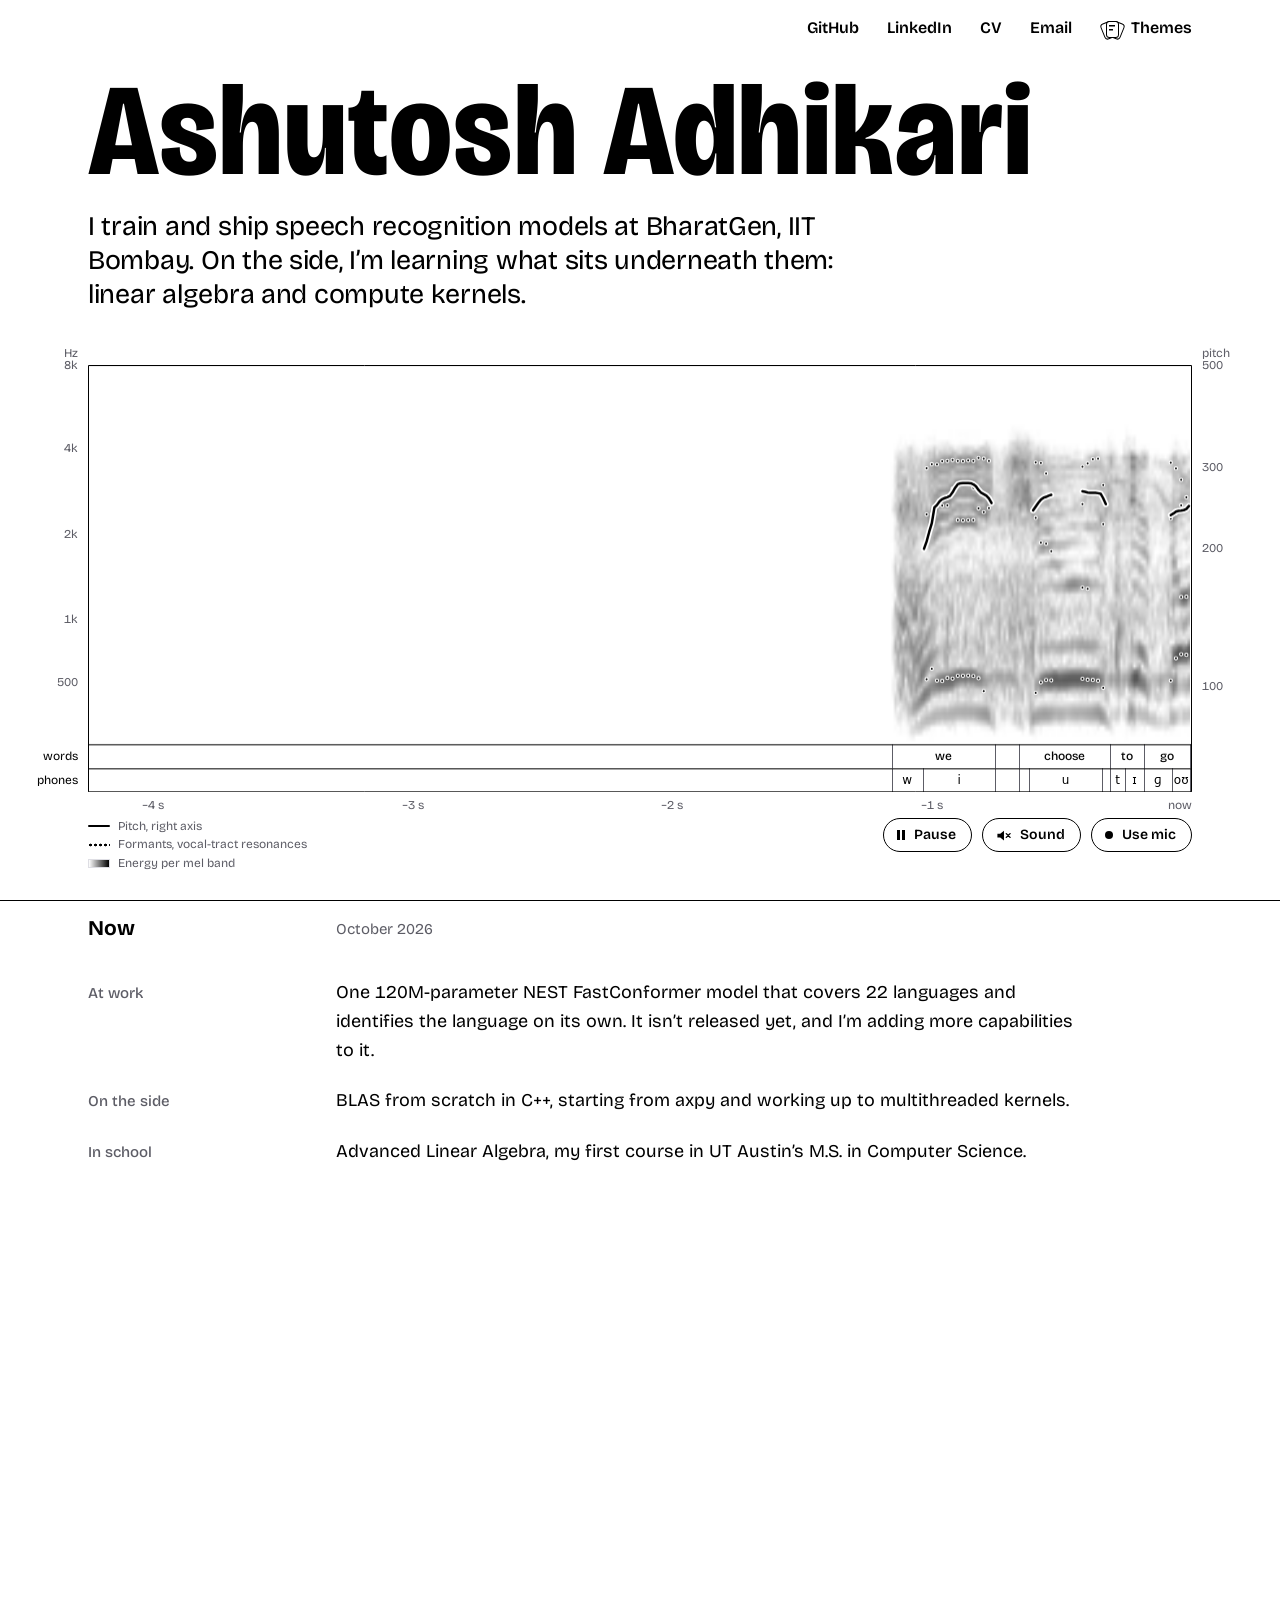
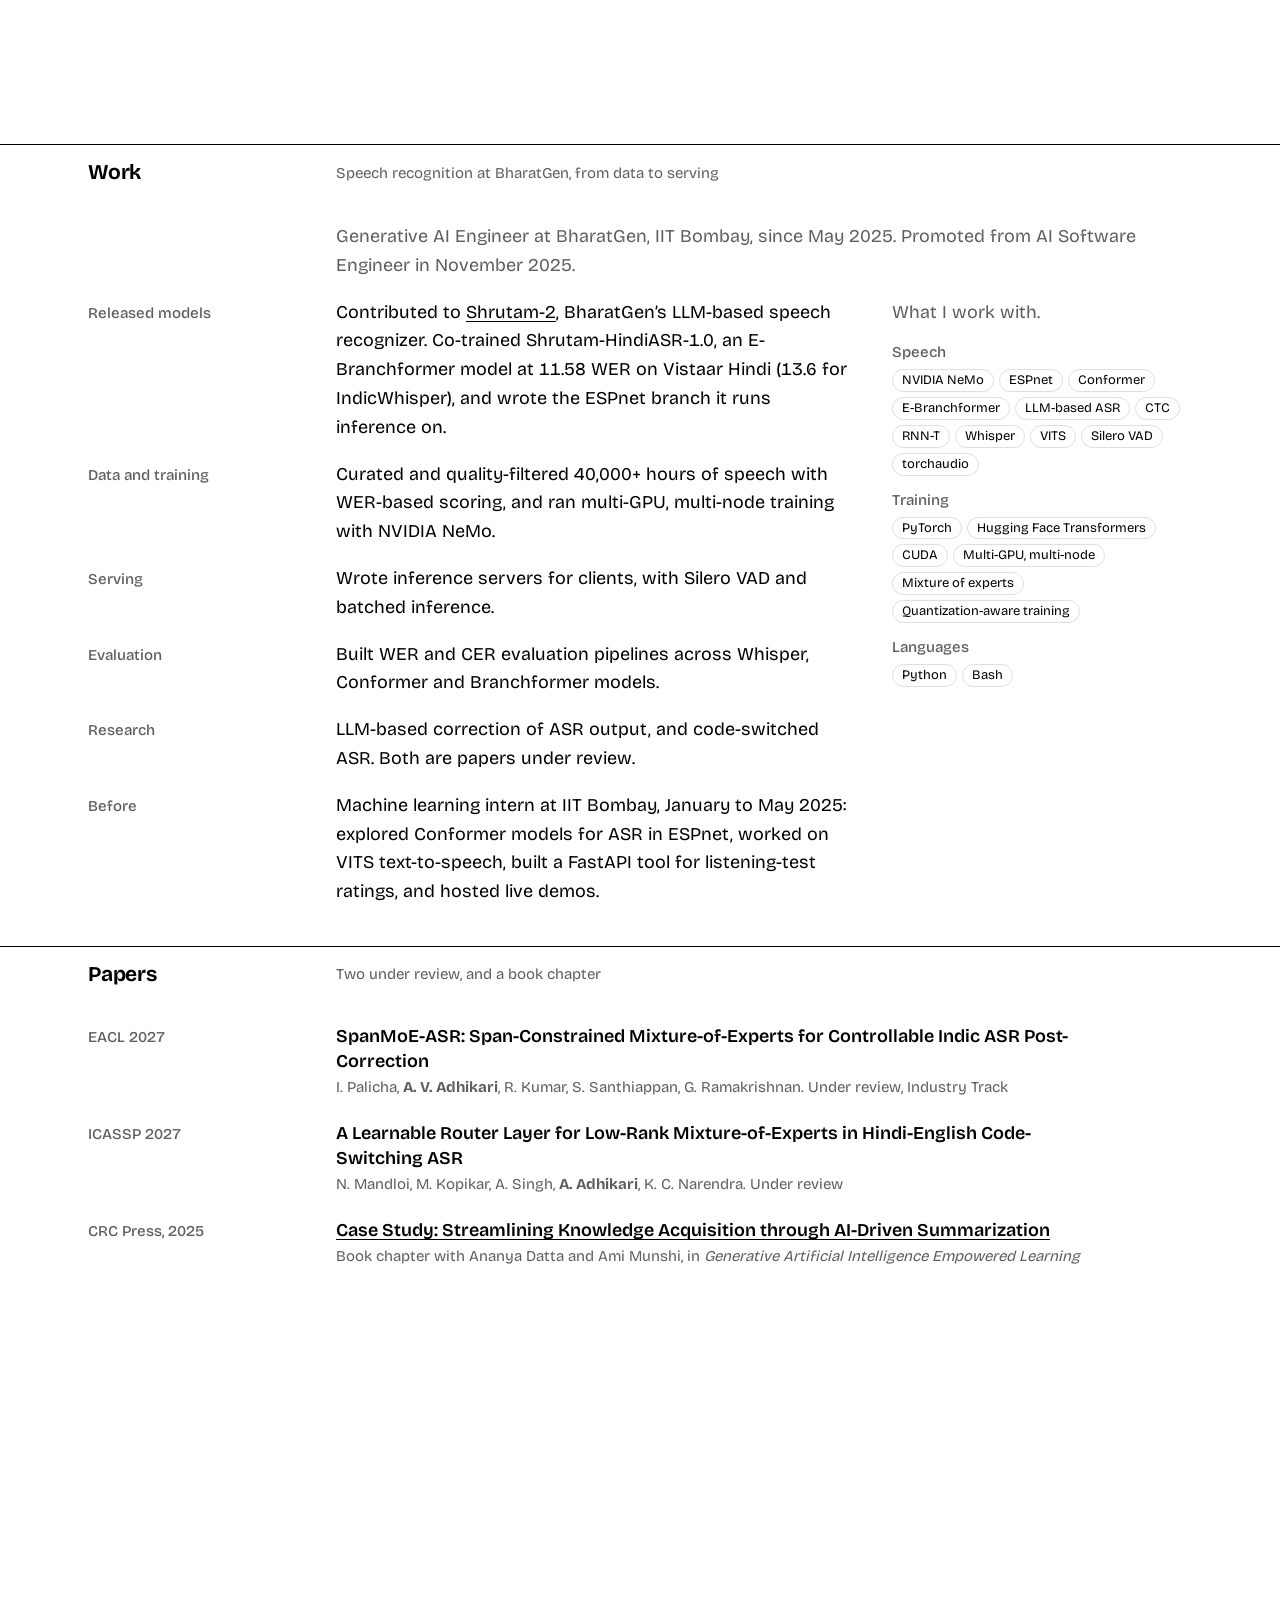
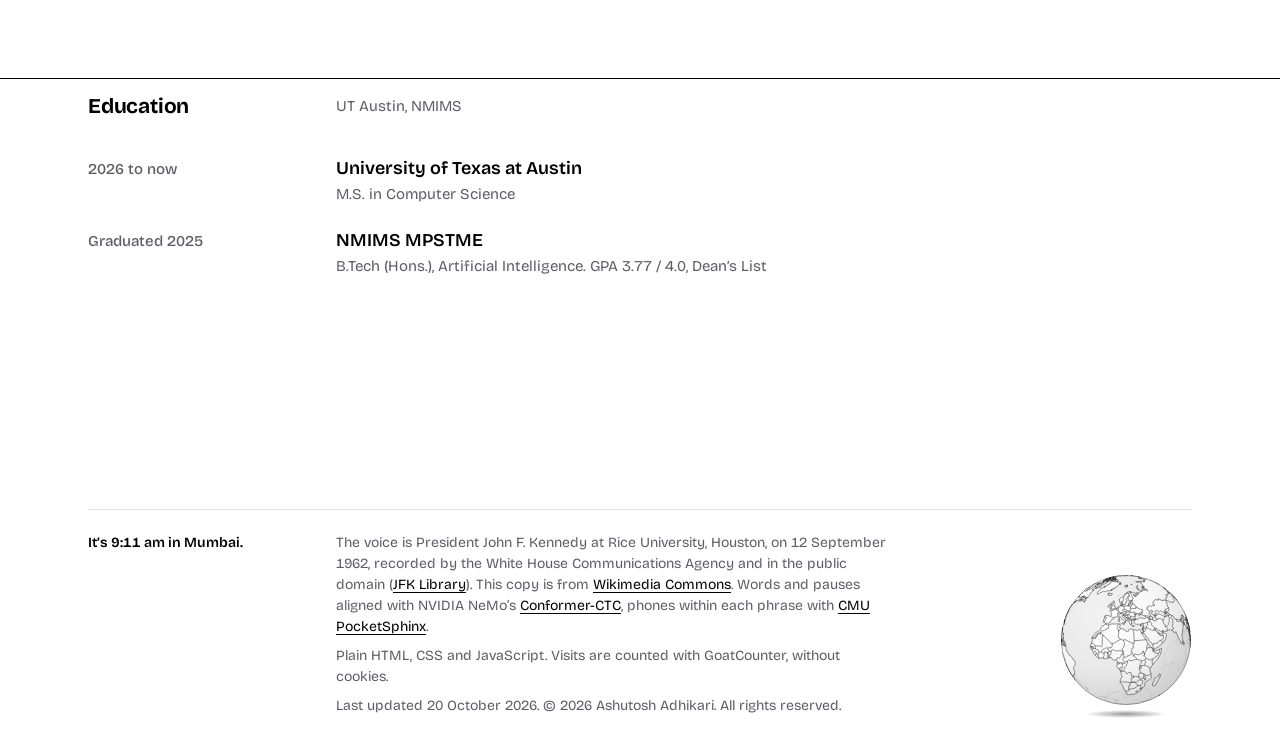
<file: index.html>
<!doctype html>
<html lang="en">
<head>
<meta charset="utf-8">
<meta name="viewport" content="width=device-width, initial-scale=1">
<title>Ashutosh Adhikari</title>
<meta name="description" content="Ashutosh Adhikari trains and ships speech recognition models at BharatGen, IIT Bombay, and is learning the linear algebra and compute kernels underneath them.">
<meta name="color-scheme" content="light dark">
<script>
  try {
    const root = document.documentElement;
    const theme = localStorage.getItem("theme");
    const colors = theme && JSON.parse(localStorage.getItem("theme-colors"));
    if (theme === "light" || theme === "dark") root.dataset.theme = theme;
    else if (colors) {
      root.dataset.theme = theme;
      root.dataset.scheme = colors.dark ? "dark" : "light";
      for (const k of ["paper", "ink", "graphite", "hairline", "lift"]) root.style.setProperty("--" + k, colors[k]);
    }
  } catch {}
</script>
<link rel="canonical" href="https://adhikari-ashutosh.github.io/">
<meta property="og:type" content="website">
<meta property="og:url" content="https://adhikari-ashutosh.github.io/">
<meta property="og:title" content="Ashutosh Adhikari">
<meta property="og:description" content="I train and ship speech recognition models, and I’m learning the linear algebra and compute kernels underneath them.">
<meta property="og:image" content="https://adhikari-ashutosh.github.io/og.png">
<meta property="og:image:width" content="1200">
<meta property="og:image:height" content="630">
<meta property="og:image:alt" content="Ashutosh Adhikari, above a spectrogram of President Kennedy saying we choose to go to the Moon.">
<meta name="twitter:card" content="summary_large_image">
<meta name="theme-color" content="#ffffff" media="(prefers-color-scheme: light)">
<meta name="theme-color" content="#000000" media="(prefers-color-scheme: dark)">
<link rel="icon" href="favicon.svg" type="image/svg+xml">
<link rel="icon" href="favicon-32.png" sizes="32x32" type="image/png">
<link rel="apple-touch-icon" href="apple-touch-icon.png">
<script type="application/ld+json">
{
  "@context": "https://schema.org",
  "@type": "Person",
  "name": "Ashutosh Adhikari",
  "url": "https://adhikari-ashutosh.github.io/",
  "jobTitle": "Generative AI Engineer",
  "worksFor": { "@type": "Organization", "name": "BharatGen, IIT Bombay" },
  "sameAs": ["https://github.com/Adhikari-Ashutosh", "https://www.linkedin.com/in/adhikari-ashutosh"]
}
</script>
<link rel="preload" href="fonts/bricolage-grotesque.woff2" as="font" type="font/woff2" crossorigin>
<link rel="stylesheet" href="css/site.css?v=36">
</head>
<body>
<a class="skip" href="#now">Skip to content</a>

<main class="stack">
  <div class="mark" id="top" style="--i: 0"></div>
  <div class="tab masthead" style="--i: 0">
    <div class="wrap cap">
      <a class="home" href="#top">Ashutosh Adhikari</a>
      <nav class="links" aria-label="Elsewhere">
        <a href="https://github.com/Adhikari-Ashutosh" data-tone="github" target="_blank" rel="noopener">GitHub</a>
        <a href="https://www.linkedin.com/in/adhikari-ashutosh" data-tone="linkedin" target="_blank" rel="noopener">LinkedIn</a>
        <a href="ashutosh-adhikari-cv.pdf" target="_blank" rel="noopener">CV</a>
        <a href="mailto:asvadhikari@utexas.edu" title="asvadhikari@utexas.edu"><svg class="mail-icon" viewBox="0 0 20 16" aria-hidden="true"><rect x="1.75" y="1.75" width="16.5" height="12.5" rx="2" fill="none" stroke="currentColor" stroke-width="1.6"/><path d="M2.5 3l7.5 5.75L17.5 3" fill="none" stroke="currentColor" stroke-width="1.6" stroke-linejoin="round"/></svg><span class="mail-label">Email</span></a>
        <button class="theme" type="button" aria-haspopup="dialog" hidden><span class="cards" aria-hidden="true"><i></i><i></i><i></i></span><span class="theme-label">Themes</span></button>
      </nav>
    </div>
  </div>
  <header class="sheet hero" style="--i: 0">
    <div class="wrap">
      <h1 class="name">Ashutosh Adhikari</h1>
      <p class="lede">I train and ship speech recognition models at BharatGen, IIT Bombay. On the side, I’m learning what sits underneath them: linear algebra and compute kernels.</p>
      <figure class="scope">
        <div class="scope-plot">
          <span class="scope-unit hz" aria-hidden="true">Hz</span>
          <span class="scope-unit pitch" aria-hidden="true">pitch</span>
          <div class="scope-axis hz" aria-hidden="true"></div>
          <canvas class="scope-canvas" role="img" aria-label="A scrolling log-mel spectrogram, with pitch and formant tracks and word and phone tiers, of President Kennedy saying: We choose to go to the Moon in this decade and do the other things, not because they are easy, but because they are hard, because that goal will serve to organize and measure the best of our energies and skills, because that challenge is one that we are willing to accept, one we are unwilling to postpone, and one which we intend to win, and the others, too."></canvas>
          <div class="scope-axis pitch" aria-hidden="true"></div>
          <div class="scope-axis time" aria-hidden="true"></div>
        </div>
        <div class="scope-foot">
          <ul class="legend">
            <li><span class="key pitch" aria-hidden="true"></span><span>Pitch<span class="more">, right axis</span></span></li>
            <li><span class="key formant" aria-hidden="true"></span><span>Formants<span class="more">, vocal-tract resonances</span></span></li>
            <li><span class="key energy" aria-hidden="true"></span><span>Energy<span class="more"> per mel band</span></span></li>
          </ul>
          <div class="controls">
            <button class="pill pause" type="button" aria-pressed="false" aria-label="Pause" hidden><span>Pause</span></button>
            <button class="pill sound" type="button" aria-pressed="false" aria-label="Sound" hidden><svg viewBox="0 0 16 16" aria-hidden="true"><path d="M1.5 6h3l4-3.2v10.4l-4-3.2h-3z" fill="currentColor"/><path class="waves" d="M11 5.4a3.6 3.6 0 0 1 0 5.2M12.9 3.6a6.2 6.2 0 0 1 0 8.8" fill="none" stroke="currentColor" stroke-width="1.5" stroke-linecap="round"/><path class="cross" d="M11 6l4 4m0-4l-4 4" stroke="currentColor" stroke-width="1.5" stroke-linecap="round"/></svg><span>Sound</span></button>
            <button class="pill mic" type="button" aria-pressed="false" hidden>Use mic</button>
            <p class="status" role="status" aria-live="polite"></p>
          </div>
        </div>
      </figure>
    </div>
  </header>

  <div class="mark" id="now" style="--i: 1"></div>
  <a class="tab" href="#now" style="--i: 1"><div class="wrap section-cap"><h2 id="now-title">Now</h2><span>October 2026</span></div></a>
  <section class="sheet section" style="--i: 1" aria-labelledby="now-title">
    <div class="wrap">
      <div class="section-body">
        <dl class="rows">
          <div class="row">
            <dt>At work</dt>
            <dd>One 120M-parameter NEST FastConformer model that covers 22 languages and identifies the language on its own. It isn’t released yet, and I’m adding more capabilities to it.</dd>
          </div>
          <div class="row">
            <dt>On the side</dt>
            <dd>BLAS from scratch in C++, starting from axpy and working up to multithreaded kernels.</dd>
          </div>
          <div class="row">
            <dt>In school</dt>
            <dd>Advanced Linear Algebra, my first course in UT Austin’s M.S. in Computer Science.</dd>
          </div>
        </dl>
      </div>
    </div>
  </section>

  <div class="mark" id="work" style="--i: 2"></div>
  <a class="tab" href="#work" style="--i: 2"><div class="wrap section-cap"><h2 id="work-title">Work</h2><span>Speech recognition at BharatGen, from data to serving</span></div></a>
  <section class="sheet section" style="--i: 2" aria-labelledby="work-title">
    <div class="wrap">
      <div class="section-body split">
        <p class="lead"><span data-work="role">Generative AI Engineer at BharatGen, IIT Bombay, since May 2025.</span> Promoted from AI Software Engineer in November 2025.</p>
        <dl class="rows work">
          <div class="row">
            <dt>Released models</dt>
            <dd><span data-work="shrutam2">Contributed to <a href="https://huggingface.co/bharatgenai/Shrutam-2" target="_blank" rel="noopener">Shrutam-2</a>, BharatGen’s LLM-based speech recognizer.</span> <span data-work="hindi">Co-trained Shrutam-HindiASR-1.0, an E-Branchformer model at 11.58 WER on Vistaar Hindi (13.6 for IndicWhisper)</span>, and <span data-work="espnet">wrote the ESPnet branch it runs inference on</span>.</dd>
          </div>
          <div class="row">
            <dt>Data and training</dt>
            <dd>Curated and quality-filtered 40,000+ hours of speech with WER-based scoring, and <span data-work="training">ran multi-GPU, multi-node training with NVIDIA NeMo</span>.</dd>
          </div>
          <div class="row">
            <dt>Serving</dt>
            <dd><span data-work="serving">Wrote inference servers for clients, with Silero VAD and batched inference.</span></dd>
          </div>
          <div class="row">
            <dt>Evaluation</dt>
            <dd><span data-work="eval">Built WER and CER evaluation pipelines across Whisper, Conformer and Branchformer models.</span></dd>
          </div>
          <div class="row">
            <dt>Research</dt>
            <dd><span data-work="research">LLM-based correction of ASR output, and code-switched ASR.</span> Both are papers under review.</dd>
          </div>
          <div class="row">
            <dt>Before</dt>
            <dd>Machine learning intern at IIT Bombay, January to May 2025: <span data-work="iitb">explored Conformer models for ASR in ESPnet</span>, <span data-work="vits">worked on VITS text-to-speech</span>, <span data-work="ratings">built a FastAPI tool for listening-test ratings</span>, and hosted live demos.</dd>
          </div>
        </dl>
        <div class="tools">
          <p class="lead">What I work with.</p>
          <dl class="rows">
            <div class="row">
              <dt>Speech</dt>
              <dd><ul class="chips"><li data-work="training" tabindex="0">NVIDIA NeMo</li><li data-work="espnet iitb" tabindex="0">ESPnet</li><li data-work="shrutam2 eval iitb" tabindex="0">Conformer</li><li data-work="hindi" tabindex="0">E-Branchformer</li><li data-work="shrutam2" tabindex="0">LLM-based ASR</li><li data-work="research" tabindex="0">CTC</li><li data-work="research" tabindex="0">RNN-T</li><li data-work="eval" tabindex="0">Whisper</li><li data-work="vits" tabindex="0">VITS</li><li data-work="serving" tabindex="0">Silero VAD</li><li data-work="role" tabindex="0">torchaudio</li></ul></dd>
            </div>
            <div class="row">
              <dt>Training</dt>
              <dd><ul class="chips"><li data-work="training" tabindex="0">PyTorch</li><li data-work="role" tabindex="0">Hugging Face Transformers</li><li data-work="training" tabindex="0">CUDA</li><li data-work="training" tabindex="0">Multi-GPU, multi-node</li><li data-work="shrutam2 research" tabindex="0">Mixture of experts</li><li data-work="role" tabindex="0">Quantization-aware training</li></ul></dd>
            </div>
            <div class="row">
              <dt>Languages</dt>
              <dd><ul class="chips"><li data-work="eval research serving ratings" tabindex="0">Python</li><li data-work="role" tabindex="0">Bash</li></ul></dd>
            </div>
          </dl>
        </div>
      </div>
    </div>
  </section>

  <div class="mark" id="papers" style="--i: 3"></div>
  <a class="tab" href="#papers" style="--i: 3"><div class="wrap section-cap"><h2 id="papers-title">Papers</h2><span>Two under review, and a book chapter</span></div></a>
  <section class="sheet section" style="--i: 3" aria-labelledby="papers-title">
    <div class="wrap">
      <div class="section-body">
        <dl class="rows">
          <div class="row">
            <dt>EACL 2027</dt>
            <dd>
              <span class="title">SpanMoE-ASR: Span-Constrained Mixture-of-Experts for Controllable Indic ASR Post-Correction</span>
              <span class="meta">I. Palicha, <b>A. V. Adhikari</b>, R. Kumar, S. Santhiappan, G. Ramakrishnan. Under review, Industry Track</span>
            </dd>
          </div>
          <div class="row">
            <dt>ICASSP 2027</dt>
            <dd>
              <span class="title">A Learnable Router Layer for Low-Rank Mixture-of-Experts in Hindi-English Code-Switching ASR</span>
              <span class="meta">N. Mandloi, M. Kopikar, A. Singh, <b>A. Adhikari</b>, K. C. Narendra. Under review</span>
            </dd>
          </div>
          <div class="row">
            <dt>CRC Press, 2025</dt>
            <dd>
              <a class="title" href="https://doi.org/10.1201/9781003422433-8" target="_blank" rel="noopener">Case Study: Streamlining Knowledge Acquisition through AI-Driven Summarization</a>
              <span class="meta">Book chapter with Ananya Datta and Ami Munshi, in <em>Generative Artificial Intelligence Empowered Learning</em></span>
            </dd>
          </div>
        </dl>
      </div>
    </div>
  </section>

  <div class="mark" id="education" style="--i: 4"></div>
  <a class="tab" href="#education" style="--i: 4"><div class="wrap section-cap"><h2 id="education-title">Education</h2><span>UT Austin, NMIMS</span></div></a>
  <section class="sheet section" style="--i: 4" aria-labelledby="education-title">
    <div class="wrap">
      <div class="section-body">
        <dl class="rows">
          <div class="row">
            <dt>2026 to now</dt>
            <dd>
              <span class="title">University of Texas at Austin</span>
              <span class="meta">M.S. in Computer Science</span>
            </dd>
          </div>
          <div class="row">
            <dt>Graduated 2025</dt>
            <dd>
              <span class="title">NMIMS MPSTME</span>
              <span class="meta">B.Tech (Hons.), Artificial Intelligence. GPA 3.77 / 4.0, Dean’s List</span>
            </dd>
          </div>
        </dl>
      </div>
        <footer class="colophon">
          <figure class="visitors">
            <div class="globe-hold">
              <div class="globe-shadow" aria-hidden="true"></div>
              <div class="globe-float">
                <canvas class="globe" role="img" aria-label="A globe marking where visitors have come from."></canvas>
                <span class="globe-pin" aria-hidden="true"></span>
              </div>
            </div>
            <figcaption></figcaption>
          </figure>
          <p class="clock" hidden></p>
          <div>
            <p class="credit">The voice is President John F. Kennedy at Rice University, Houston, on 12 September 1962, recorded by the White House Communications Agency and in the public domain (<a href="https://www.jfklibrary.org/asset-viewer/archives/jfkwha-127-002" target="_blank" rel="noopener">JFK Library</a>). This copy is from <a href="https://commons.wikimedia.org/wiki/File:Jfk_rice_university_we_choose_to_go_to_the_moon.ogg" target="_blank" rel="noopener">Wikimedia Commons</a>. Words and pauses aligned with NVIDIA NeMo’s <a href="https://catalog.ngc.nvidia.com/orgs/nvidia/teams/nemo/models/stt_en_conformer_ctc_medium" target="_blank" rel="noopener">Conformer-CTC</a>, phones within each phrase with <a href="https://github.com/cmusphinx/pocketsphinx" target="_blank" rel="noopener">CMU PocketSphinx</a>.</p>
            <p class="aside">Plain HTML, CSS and JavaScript. Visits are counted with GoatCounter, without cookies.</p>
            <p>Last updated 20 October 2026. © 2026 Ashutosh Adhikari. All rights reserved.</p>
          </div>
        </footer>
    </div>
  </section>
</main>



<script type="module" src="js/site.js?v=28"></script>
<script type="module" src="js/spectrogram.js?v=15"></script>
<script type="module" src="js/name.js?v=4"></script>
<script type="module" src="js/globe.js?v=3"></script>
<script data-goatcounter="https://aa-globe-track.goatcounter.com/count" async src="js/count.js?v=1"></script>
</body>
</html>
</file>
<file: css/site.css>
/* ==== Base ============================================================== */

@font-face {
  font-family: "Bricolage Grotesque";
  src: url("../fonts/bricolage-grotesque.woff2") format("woff2-variations"),
       url("../fonts/bricolage-grotesque.woff2") format("woff2");
  font-weight: 200 800;
  font-stretch: 75% 100%;
  font-display: swap;
}

:root {
  --paper: #ffffff;
  --ink: #000000;
  --graphite: #5d5d66;
  --hairline: #dedee4;
  --lift: rgba(0, 0, 0, 0.32);

  --font: "Bricolage Grotesque", ui-sans-serif, system-ui, sans-serif;
  --page: 1200px;
  --gutter: clamp(20px, 4vw, 48px);
  --label: 13rem;
  --measure: 62ch;
  --cap: 56px;

  color-scheme: light;
}

@media (prefers-color-scheme: dark) {
  :root:not([data-theme]) {
    --paper: #000000;
    --ink: #ffffff;
    --graphite: #a1a1aa;
    --hairline: #2a2a30;
    --lift: rgba(255, 255, 255, 0.1);
    color-scheme: dark;
  }
}

:root[data-theme="dark"] {
  --paper: #000000;
  --ink: #ffffff;
  --graphite: #a1a1aa;
  --hairline: #2a2a30;
  --lift: rgba(255, 255, 255, 0.1);
  color-scheme: dark;
}

/* The other themes set their colours inline (js/palette.js); this tells
   the browser which way they lean, for scrollbars and form controls. */
:root[data-scheme="dark"] {
  color-scheme: dark;
}

*,
*::before,
*::after {
  box-sizing: border-box;
}

html {
  -webkit-text-size-adjust: 100%;
  text-size-adjust: 100%;
  scroll-behavior: smooth;
}

body {
  margin: 0;
  background: var(--paper);
  color: var(--ink);
  font: 400 1.125rem/1.6 var(--font);
  font-optical-sizing: auto;
  font-variant-numeric: tabular-nums;
  -webkit-font-smoothing: antialiased;
}

a {
  color: var(--ink);
  text-decoration-thickness: 1px;
  text-underline-offset: 0.18em;
}

a:hover {
  text-decoration-thickness: 2px;
}

:focus-visible {
  outline: 2px solid var(--ink);
  outline-offset: 3px;
  border-radius: 2px;
}

.skip {
  position: absolute;
  top: -100px;
  left: var(--gutter);
  z-index: 30;
  padding: 8px 14px;
  background: var(--ink);
  color: var(--paper);
}

.skip:focus {
  top: 12px;
}

.wrap {
  position: relative;
  max-width: var(--page);
  margin: 0 auto;
  padding: 0 var(--gutter);
}

@media (prefers-reduced-motion: reduce) {
  html {
    scroll-behavior: auto;
  }

  .is-inviting {
    animation: none;
  }
}

/* ==== Page ============================================================== */
/* The page is a stack of tabs and sheets. Each section's tab sticks a
   tab's height below the one before it, and its sheet sticks just under
   the tab, so scrolling slides the next tab and sheet over the last and
   leaves the tabs showing, ready to click back to. Tabs sit above every
   sheet, so nothing ever covers them. A sheet taller than the room under
   its tab (a long section on a phone) scrolls up beneath the tabs until
   its end is on screen, and only then sticks: js/site.js gives each sheet
   its height as --h. */

.tab {
  position: sticky;
  top: calc(var(--i) * var(--cap));
  z-index: 2;
  display: block;
  height: var(--cap);
  background: var(--paper);
  color: var(--ink);
  text-decoration: none;
}

.sheet {
  position: sticky;
  top: min(calc((var(--i) + 1) * var(--cap)), calc(100svh - var(--h, 0px)));
  min-height: calc(100svh - (var(--i) + 1) * var(--cap));
  background: var(--paper);
}

.mark {
  scroll-margin-top: calc(var(--i) * var(--cap));
}

/* The hero fills the screen. The next sheet waits fully below the fold,
   lifts into view and springs back out once to invite a scroll. */
.hero {
  display: flex;
  flex-direction: column;
  overflow-x: clip;
  height: calc(100svh - var(--cap));
  min-height: 560px;
}

.is-inviting {
  animation: invite 1300ms both;
}

@keyframes invite {
  0% {
    transform: none;
    animation-timing-function: cubic-bezier(0.2, 0.8, 0.3, 1);
  }
  30% {
    transform: translateY(-44px);
    animation-timing-function: cubic-bezier(0.5, 0, 0.6, 1);
  }
  52% {
    transform: translateY(5px);
  }
  68% {
    transform: translateY(-3px);
  }
  84% {
    transform: translateY(1px);
  }
  100% {
    transform: none;
  }
}

.hero > .wrap {
  display: flex;
  flex: 1;
  flex-direction: column;
  width: 100%;
  min-height: 0;
  padding-bottom: 28px;
}

.cap {
  display: flex;
  flex: none;
  align-items: center;
  justify-content: space-between;
  gap: 20px;
  height: var(--cap);
}

.home {
  color: var(--ink);
  font-weight: 760;
  font-stretch: 87.5%;
  text-decoration: none;
  opacity: 0;
  transition: opacity 250ms ease;
}

:root.is-covered .home {
  opacity: 1;
}

.links {
  display: flex;
  align-items: center;
  gap: 4px;
  margin-right: -12px;
  font-size: 1rem;
  font-weight: 600;
}

.links > a {
  text-decoration: none;
}

.name {
  position: relative;
  margin: clamp(8px, 2vh, 24px) 0 0;
  font-size: clamp(2.9rem, 10.2vw, 9rem);
  font-weight: 780;
  font-stretch: 87.5%;
  line-height: 0.88;
  letter-spacing: 0.012em;
}

.lede {
  max-width: 46ch;
  margin: clamp(14px, 2.4vh, 26px) 0 0;
  font-size: clamp(1.25rem, 2.1vw, 1.75rem);
  font-weight: 420;
  line-height: 1.25;
  letter-spacing: -0.01em;
}

.tab:not(.masthead) {
  border-top: 1px solid var(--ink);
  box-shadow: 0 -18px 36px -28px var(--lift);
  transition: box-shadow 300ms ease;
}

/* At the top of the page the next tab rests just below the fold, and its
   shadow would smudge the bottom of the screen. */
:root:not(.is-scrolled) .tab:not(.is-inviting) {
  box-shadow: none;
}

.section-cap {
  display: grid;
  grid-template-columns: var(--label) minmax(0, 1fr);
  column-gap: 40px;
  align-items: center;
  height: 100%;
}

.section-cap h2 {
  margin: 0;
  font-size: 1.3125rem;
  font-weight: 680;
  letter-spacing: -0.01em;
}

.section-cap span {
  overflow: hidden;
  color: var(--graphite);
  font-size: 0.9375rem;
  white-space: nowrap;
  text-overflow: ellipsis;
}

.tab:hover h2 {
  text-decoration: underline 2px;
  text-underline-offset: 0.18em;
}

.section-body {
  display: grid;
  grid-template-columns: var(--label) minmax(0, var(--measure));
  column-gap: 40px;
  padding: 22px 0 clamp(64px, 11vh, 128px);
}

.section-body > * {
  grid-column: 2;
}

/* Rows read across: a short label in the left column, under the
   section's name, and the detail beside it. */
.section-body > .rows {
  grid-column: 1 / -1;
}

.rows {
  display: grid;
  gap: 22px;
  margin: 0;
}

.row {
  display: grid;
  grid-template-columns: var(--label) minmax(0, var(--measure));
  column-gap: 40px;
  align-items: baseline;
}

.row dt {
  color: var(--graphite);
  font-size: 0.9375rem;
  font-weight: 500;
}

.row dd {
  margin: 0;
}

.lead {
  margin: 0 0 26px;
  color: var(--graphite);
}

/* Tools as pills that invert under the pointer. Pointing at one lights
   up the work it went into, and pointing at a piece of work lights up its
   tools. */
.chips {
  display: flex;
  flex-wrap: wrap;
  gap: 8px;
  margin: 0;
  padding: 0;
  list-style: none;
}

.chips li {
  padding: 2px 11px;
  border: 1px solid var(--hairline);
  border-radius: 999px;
  color: var(--ink);
  font-size: 0.875rem;
  line-height: 1.6;
  transition: background-color 160ms ease, border-color 160ms ease, color 160ms ease;
}

.chips li:hover,
.chips li:focus-visible {
  border-color: var(--ink);
  background: var(--ink);
  color: var(--paper);
  outline: 0;
}

.chips li.is-lit {
  border-color: var(--ink);
  background: var(--ink);
  color: var(--paper);
}

.split span[data-work] {
  border-radius: 3px;
  -webkit-box-decoration-break: clone;
  box-decoration-break: clone;
  transition: background-color 160ms ease, box-shadow 160ms ease, color 160ms ease;
}

.split span[data-work].is-lit {
  background: var(--ink);
  box-shadow: 0 0 0 2px var(--ink);
  color: var(--paper);
}

.split span[data-work].is-lit a {
  color: inherit;
}

/* The tools sit under the work, or beside it where there's room, so
   both are in view together. */
.tools {
  display: grid;
  grid-column: 1 / -1;
  grid-template-columns: var(--label) minmax(0, var(--measure));
  column-gap: 40px;
  margin-top: 52px;
}

.tools > .lead {
  grid-column: 2;
}

.tools > .rows {
  grid-column: 1 / -1;
}

@media (min-width: 1180px) {
  .split {
    grid-template-columns: var(--label) minmax(0, 1fr) 300px;
    padding-bottom: 40px;
  }

  .split > .lead {
    grid-column: 2 / 4;
    margin-bottom: 18px;
  }

  .split > .work {
    grid-row: 2;
    grid-column: 1 / 3;
    gap: 18px;
  }

  .split > .tools {
    display: block;
    grid-row: 2;
    grid-column: 3;
    margin-top: 0;
  }

  .split .tools > .lead {
    margin-bottom: 14px;
  }

  .split .tools .rows {
    gap: 12px;
  }

  .split .tools .row {
    grid-template-columns: minmax(0, 1fr);
  }

  .split .tools .row dt {
    margin-bottom: 5px;
  }

  .split .chips {
    gap: 5px;
  }

  .split .chips li {
    padding: 0 9px;
    font-size: 0.8125rem;
  }
}

.row .title {
  display: block;
  font-weight: 600;
  line-height: 1.4;
}

.row .meta {
  display: block;
  margin-top: 3px;
  color: var(--graphite);
  font-size: 0.9375rem;
  line-height: 1.45;
}

/* The footer lives at the bottom of the last sheet, so the stack is the
   whole page. */
.section {
  display: flex;
  flex-direction: column;
}

.section > .wrap {
  display: flex;
  flex: 1;
  flex-direction: column;
  width: 100%;
}

.colophon {
  display: grid;
  grid-template-columns: var(--label) minmax(0, var(--measure)) auto;
  column-gap: 40px;
  margin-top: auto;
  padding: 22px 0 30px;
  border-top: 1px solid var(--hairline);
  color: var(--graphite);
  font-size: 0.875rem;
  line-height: 1.5;
}

.colophon p {
  margin: 0 0 8px;
}

.clock {
  color: var(--ink);
  font-weight: 600;
}

@media (max-width: 760px) {
  :root {
    --cap: 48px;
  }

  .home {
    min-width: 0;
    overflow: hidden;
    font-size: 0.9375rem;
    white-space: nowrap;
    text-overflow: ellipsis;
  }

  .links {
    flex: none;
    gap: 2px;
    margin-right: -9px;
    font-size: 0.9375rem;
  }

  /* Just the icons on phones; the links keep their accessible names. */
  .theme-label,
  .mail-label {
    position: absolute;
    width: 1px;
    height: 1px;
    overflow: hidden;
    clip-path: inset(50%);
    white-space: nowrap;
  }

  .section-cap,
  .section-body,
  .row,
  .colophon {
    grid-template-columns: minmax(0, 1fr);
  }

  .section-body {
    padding-bottom: 56px;
  }

  .section-body > * {
    grid-column: 1;
  }

  .row dt {
    margin-bottom: 2px;
    font-size: 0.875rem;
  }

  /* The last sheet has to fit under the four caps above it, footer and
     all, or it would slide up over them at the end of the page. */
  .section:last-child .section-body {
    padding: 16px 0 24px;
  }

  .colophon {
    padding: 14px 0 16px;
    font-size: 0.75rem;
    line-height: 1.45;
  }

  .colophon p {
    margin-bottom: 6px;
  }

  .colophon .aside {
    display: none;
  }

  .section-cap span {
    display: none;
  }
}

/* ==== Spectrogram ======================================================= */

.scope {
  --axis-l: 52px;
  --axis-r: 48px;
  display: flex;
  flex: 1;
  flex-direction: column;
  min-height: 240px;
  margin: clamp(20px, 4vh, 44px) 0 0;
}

/* On wide screens the axis labels hang in the margin, so the plot lines up
   with the text above it. */
@media (min-width: 1100px) {
  .scope {
    margin-right: calc(-1 * var(--axis-r));
    margin-left: calc(-1 * var(--axis-l));
  }
}

.scope-plot {
  display: grid;
  flex: 1;
  grid-template-columns: var(--axis-l) minmax(0, 1fr) var(--axis-r);
  grid-template-rows: auto minmax(0, 1fr) auto;
  min-height: 0;
}

.scope-unit {
  grid-row: 1;
  padding: 0 10px 6px;
  color: var(--graphite);
  font-size: 0.75rem;
  line-height: 1;
}

.scope-unit.hz {
  grid-column: 1;
  text-align: right;
}

.scope-unit.pitch {
  grid-column: 3;
}

.scope-canvas {
  display: block;
  grid-column: 2;
  grid-row: 2;
  width: 100%;
  height: 100%;
  min-height: 0;
  cursor: crosshair;
  touch-action: pan-y;
}

.scope-axis {
  position: relative;
  grid-row: 2;
  color: var(--graphite);
  font-size: 0.75rem;
  line-height: 1;
}

.scope-axis span {
  position: absolute;
  white-space: nowrap;
  transform: translateY(-50%);
}

.scope-axis.hz {
  grid-column: 1;
}

.scope-axis.hz span {
  right: 10px;
}

.scope-axis.pitch {
  grid-column: 3;
}

.scope-axis.pitch span {
  left: 10px;
}

.scope-axis.time {
  grid-column: 2;
  grid-row: 3;
  height: 22px;
}

.scope-axis.time span {
  top: 7px;
  transform: translateX(-50%);
}

.scope-axis.time span:first-child {
  transform: translateX(-100%);
}

.scope-axis .tier {
  color: var(--ink);
}

.scope-foot {
  display: flex;
  flex-wrap: wrap;
  justify-content: space-between;
  align-items: flex-start;
  gap: 12px 32px;
  margin: 4px var(--axis-r) 0 var(--axis-l);
}

.legend {
  display: grid;
  gap: 2px;
  margin: 0;
  padding: 0;
  list-style: none;
  color: var(--graphite);
  font-size: 0.75rem;
  line-height: 1.4;
}

.legend li {
  display: flex;
  align-items: center;
  gap: 8px;
}

.key {
  flex: none;
  width: 22px;
}

.key.pitch {
  height: 2.5px;
  border-radius: 2px;
  background: var(--ink);
}

.key.formant {
  height: 4px;
  background: radial-gradient(circle, var(--ink) 1.1px, transparent 1.7px) 0 0 / 5px 4px repeat-x;
}

.key.energy {
  height: 9px;
  border: 1px solid var(--hairline);
  background: linear-gradient(90deg, var(--paper), var(--ink));
}

.controls {
  display: flex;
  flex-wrap: wrap;
  justify-content: flex-end;
  align-items: center;
  gap: 8px 10px;
}

.pill {
  display: inline-flex;
  align-items: center;
  gap: 9px;
  padding: 8px 15px 8px 13px;
  border: 1.5px solid var(--ink);
  border-radius: 999px;
  background: transparent;
  color: var(--ink);
  font: 600 0.875rem/1.2 var(--font);
  cursor: pointer;
  transition: background-color 120ms ease, color 120ms ease;
}

.pill:hover {
  background: var(--ink);
  color: var(--paper);
}

.pill[hidden] {
  display: none;
}

.pill:disabled {
  opacity: 0.5;
  cursor: progress;
}

.pill svg {
  width: 15px;
  height: 15px;
  margin: -2px 0;
}

.pill.sound[aria-pressed="false"] .waves,
.pill.sound[aria-pressed="true"] .cross {
  display: none;
}

.pill.pause::before {
  content: "";
  width: 8px;
  height: 10px;
  background: linear-gradient(90deg, currentColor 0 3px, transparent 3px 5px, currentColor 5px);
}

.pill.pause[aria-pressed="true"]::before {
  width: 0;
  height: 0;
  border-top: 5px solid transparent;
  border-bottom: 5px solid transparent;
  border-left: 8px solid currentColor;
  background: none;
}

.pill.mic::before {
  content: "";
  width: 8px;
  height: 8px;
  border-radius: 50%;
  background: currentColor;
}

.pill.mic[aria-pressed="true"]::before {
  animation: listening 1.2s ease-in-out infinite;
}

@keyframes listening {
  50% {
    opacity: 0.5;
    transform: scale(1.45);
  }
}

.status {
  flex-basis: 100%;
  margin: 0;
  color: var(--graphite);
  font-size: 0.8125rem;
  text-align: right;
}

.status:empty {
  display: none;
}

/* On phones: short legend labels beside a single Play button. */
@media (max-width: 760px) {
  .scope {
    --axis-l: 40px;
    --axis-r: 30px;
  }

  .scope-foot {
    flex-wrap: nowrap;
    align-items: center;
    column-gap: 12px;
    margin-top: 8px;
  }

  .controls {
    flex-wrap: nowrap;
    gap: 8px;
  }

  .legend .more,
  .pill.mic,
  .status {
    display: none;
  }

  /* Pause and sound are just their icons on a phone. */
  .pill.pause,
  .pill.sound {
    padding: 9px 13px;
  }

  .pill.pause span,
  .pill.sound span {
    display: none;
  }
}

/* Six tabs take a lot of a short screen, so they get slimmer. */
@media (min-width: 761px) and (max-height: 800px) {
  :root {
    --cap: 48px;
  }
}

@media (max-width: 760px) and (max-height: 720px) {
  :root {
    --cap: 40px;
  }
}

@media (max-width: 760px) and (max-height: 680px) {
  :root {
    --cap: 36px;
  }

  .section:last-child .section-body {
    padding-bottom: 12px;
  }

  .colophon {
    padding: 10px 0 12px;
  }
}

@media (max-width: 760px) and (max-height: 720px) {

  .scope {
    margin-top: 14px;
  }

  .lede {
    margin-top: 12px;
  }

  .hero > .wrap {
    padding-bottom: 14px;
  }
}

@media (prefers-reduced-motion: reduce) {
  .pill.mic[aria-pressed="true"]::before {
    animation: none;
  }
}

/* ==== Name ============================================================== */
/* The name is redrawn in WebGL (js/name.js); the DOM text keeps the layout
   and stays readable to assistive tech. */

/* Over the name, the lens is the cursor. */
.name.is-gl {
  color: transparent;
  cursor: none;
}

.name canvas {
  position: absolute;
  pointer-events: none;
}

.readout {
  position: absolute;
  display: grid;
  gap: 1px;
  color: var(--graphite);
  font-size: 0.75rem;
  line-height: 1.3;
  white-space: nowrap;
  pointer-events: none;
  opacity: 0;
  transform: translateY(-100%) translateY(6px);
  transition: opacity 220ms ease, transform 320ms cubic-bezier(0.22, 1, 0.36, 1);
}

.readout.is-on {
  opacity: 1;
  transform: translateY(-100%);
}

.readout :first-child {
  color: var(--ink);
}

/* ==== Masthead links and theme ========================================== */

.theme {
  display: inline-flex;
  align-items: center;
  gap: 7px;
  border: 0;
  background: none;
  color: var(--ink);
  font: inherit;
  cursor: pointer;
}

.theme[hidden] {
  display: none;
}

/* A fanned hand of three themes, in ink and paper like everything else.
   On hover it fans out and the two behind take on Monkeytype accents. */
.mail-icon {
  display: none;
  width: 20px;
  height: 16px;
}

.cards {
  position: relative;
  flex: none;
  width: 24px;
  height: 17px;
}

.cards i {
  position: absolute;
  bottom: 0;
  left: 6.5px;
  width: 11px;
  height: 15px;
  border-radius: 2.5px;
  background:
    linear-gradient(var(--ink), var(--ink)) 2.5px 3.5px / 6px 1.5px no-repeat,
    linear-gradient(var(--ink), var(--ink)) 2.5px 7px / 4px 1.5px no-repeat,
    var(--paper);
  box-shadow: 0 0 0 1px var(--ink);
  transform-origin: 50% 120%;
  transition: transform 320ms cubic-bezier(0.3, 1.5, 0.5, 1), background-color 250ms ease;
}

.cards i:nth-child(1),
.cards i:nth-child(2) {
  background: var(--paper);
}

.cards i:nth-child(1) {
  transform: rotate(-22deg);
}

.cards i:nth-child(2) {
  transform: rotate(22deg);
}

.theme:hover .cards i:nth-child(1),
.theme:focus-visible .cards i:nth-child(1) {
  background: #e2b714;
  transform: rotate(-34deg);
}

.theme:hover .cards i:nth-child(2),
.theme:focus-visible .cards i:nth-child(2) {
  background: #ff7598;
  transform: rotate(34deg);
}

@media (prefers-reduced-motion: reduce) {
  .cards i {
    transition: none;
  }
}

/* Each link is a pill whose outline lights up where the pointer is, in
   the colour of where it leads: a hairline ring, a small spotlight on it,
   and a faint halo. */
.links > a,
.links > button {
  --tone: var(--ink);
  position: relative;
  padding: 6px 12px;
  border-radius: 999px;
  transition: box-shadow 250ms ease;
}

.links > [data-tone="github"] {
  --tone: #2ea043;
}

.links > [data-tone="linkedin"] {
  --tone: #3d8ef0;
}

.links > a::after,
.links > button::after {
  content: "";
  position: absolute;
  inset: 0;
  padding: 1px;
  border-radius: inherit;
  background:
    radial-gradient(56px circle at var(--mx, 50%) var(--my, 50%), var(--tone), transparent),
    linear-gradient(var(--hairline), var(--hairline));
  -webkit-mask: linear-gradient(#000 0 0) content-box, linear-gradient(#000 0 0);
  -webkit-mask-composite: xor;
  mask: linear-gradient(#000 0 0) content-box exclude, linear-gradient(#000 0 0);
  pointer-events: none;
  opacity: 0;
  transition: opacity 250ms ease;
}

.links > :focus-visible {
  outline: 0;
  box-shadow: 0 0 0 1.5px var(--tone);
}

@media (hover: hover) {
  .links > :hover {
    box-shadow: 0 0 18px -8px var(--tone);
  }

  .links > :hover::after {
    opacity: 1;
  }
}

/* Tighter pills on phones, and the envelope in place of "Email". These
   come after the rules above so they win. */
@media (max-width: 760px) {
  .links > a,
  .links > button {
    padding: 6px 9px;
  }

  .mail-icon {
    display: block;
  }
}

/* ==== Theme palette ===================================================== */
/* A search box over a list of themes, near the top of the screen so the
   page shows through around it while themes are tried on. */

.palette {
  top: clamp(56px, 11vh, 112px);
  bottom: auto;
  width: min(440px, calc(100vw - 32px));
  max-height: min(70vh, 580px);
  margin: 0 auto;
  padding: 0;
  overflow: hidden;
  border: 1px solid var(--ink);
  border-radius: 14px;
  background: var(--paper);
  color: var(--ink);
  box-shadow: 0 28px 70px -30px var(--lift);
}

.palette[open] {
  display: flex;
  flex-direction: column;
  animation: palette-in 180ms cubic-bezier(0.22, 1, 0.36, 1);
}

.palette::backdrop {
  background: transparent;
}

@keyframes palette-in {
  from {
    opacity: 0;
    transform: translateY(-8px) scale(0.985);
  }
}

.palette-search {
  flex: none;
  width: 100%;
  padding: 15px 18px;
  border: 0;
  border-bottom: 1px solid var(--hairline);
  outline: 0;
  background: transparent;
  color: var(--ink);
  font: 500 1rem/1.3 var(--font);
}

.palette-search::placeholder {
  color: var(--graphite);
  opacity: 1;
}

.palette-list {
  flex: 1;
  min-height: 0;
  margin: 0;
  padding: 6px;
  overflow-y: auto;
  overscroll-behavior: contain;
  list-style: none;
  scrollbar-color: var(--hairline) transparent;
  scrollbar-width: thin;
}

.palette-list li {
  display: flex;
  align-items: center;
  gap: 12px;
  padding: 7px 10px;
  border-radius: 8px;
  font-size: 0.9375rem;
  line-height: 1.3;
  cursor: pointer;
}

.palette-list li[hidden] {
  display: none;
}

.palette-list li.is-active {
  background: var(--hairline);
}

.palette-list .swatch {
  display: grid;
  flex: none;
  place-items: center;
  width: 36px;
  height: 24px;
  border-radius: 6px;
  box-shadow: inset 0 0 0 1px var(--hairline);
  font-size: 0.75rem;
  font-weight: 700;
}

.palette-list .swatch.is-system {
  background: linear-gradient(135deg, #ffffff 50%, #000000 50%);
  color: transparent;
}

.palette-list .palette-note {
  color: var(--graphite);
  font-size: 0.8125rem;
}

.palette-list [aria-selected="true"]::after {
  content: "";
  width: 7px;
  height: 7px;
  margin-left: auto;
  border-radius: 50%;
  background: currentColor;
}

.palette-foot {
  flex: none;
  margin: 0;
  padding: 10px 18px 12px;
  border-top: 1px solid var(--hairline);
  color: var(--graphite);
  font-size: 0.75rem;
  line-height: 1.4;
}

.palette-foot a {
  color: inherit;
}

@media (prefers-reduced-motion: reduce) {
  .palette[open] {
    animation: none;
  }
}

/* ==== Visitors ========================================================== */
/* A small globe at the right of the footer, marking where visitors have
   come from. It bobs gently over its shadow. On phones it sits in the
   text, which wraps around it. */

.visitors {
  display: grid;
  grid-row: 1;
  grid-column: 3;
  align-self: end;
  justify-self: end;
  justify-items: center;
  gap: 4px;
  /* Down into the footer's bottom padding, to keep the footer's height. */
  margin: 0 0 -16px;
}

.globe-hold {
  position: relative;
  padding-bottom: 12px;
}

.globe-shadow {
  position: absolute;
  right: 20%;
  bottom: 0;
  left: 20%;
  height: 8px;
  border-radius: 50%;
  background: radial-gradient(closest-side, color-mix(in oklab, var(--paper), #000 32%), transparent);
  animation: globe-shadow 5s ease-in-out infinite;
}

.globe-float {
  position: relative;
  animation: globe-float 5s ease-in-out infinite;
}

.is-still .globe-float,
.is-still .globe-shadow {
  animation-play-state: paused;
}

@keyframes globe-float {
  50% {
    transform: translateY(-4px);
  }
}

@keyframes globe-shadow {
  50% {
    opacity: 0.65;
    transform: scaleX(0.85);
  }
}

.globe {
  display: block;
  width: 132px;
  height: 132px;
  cursor: grab;
  touch-action: pan-y;
}

.globe:active {
  cursor: grabbing;
}

/* The name of the country under the pointer, over its pin. */
.globe-pin {
  position: absolute;
  top: 0;
  left: 0;
  padding: 1px 7px;
  border: 1px solid var(--hairline);
  border-radius: 999px;
  background: var(--paper);
  color: var(--ink);
  font-size: 0.6875rem;
  line-height: 1.5;
  white-space: nowrap;
  pointer-events: none;
  opacity: 0;
  translate: -50% calc(-100% - 7px);
  transition: opacity 150ms ease;
}

.globe-pin.is-on {
  opacity: 1;
}

.visitors figcaption {
  min-height: 1.5em;
  font-size: 0.75rem;
  white-space: nowrap;
}

@media (prefers-reduced-motion: reduce) {
  .globe-float,
  .globe-shadow {
    animation: none;
  }
}

@media (max-width: 760px) {
  .colophon {
    display: block;
  }

  .visitors {
    float: right;
    margin: 0 0 0 10px;
    shape-outside: circle(36px at 42px 32px);
  }

  .globe {
    width: 64px;
    height: 64px;
  }

  .globe-hold {
    padding-bottom: 8px;
  }

  .visitors figcaption {
    display: none;
  }
}
</file>
